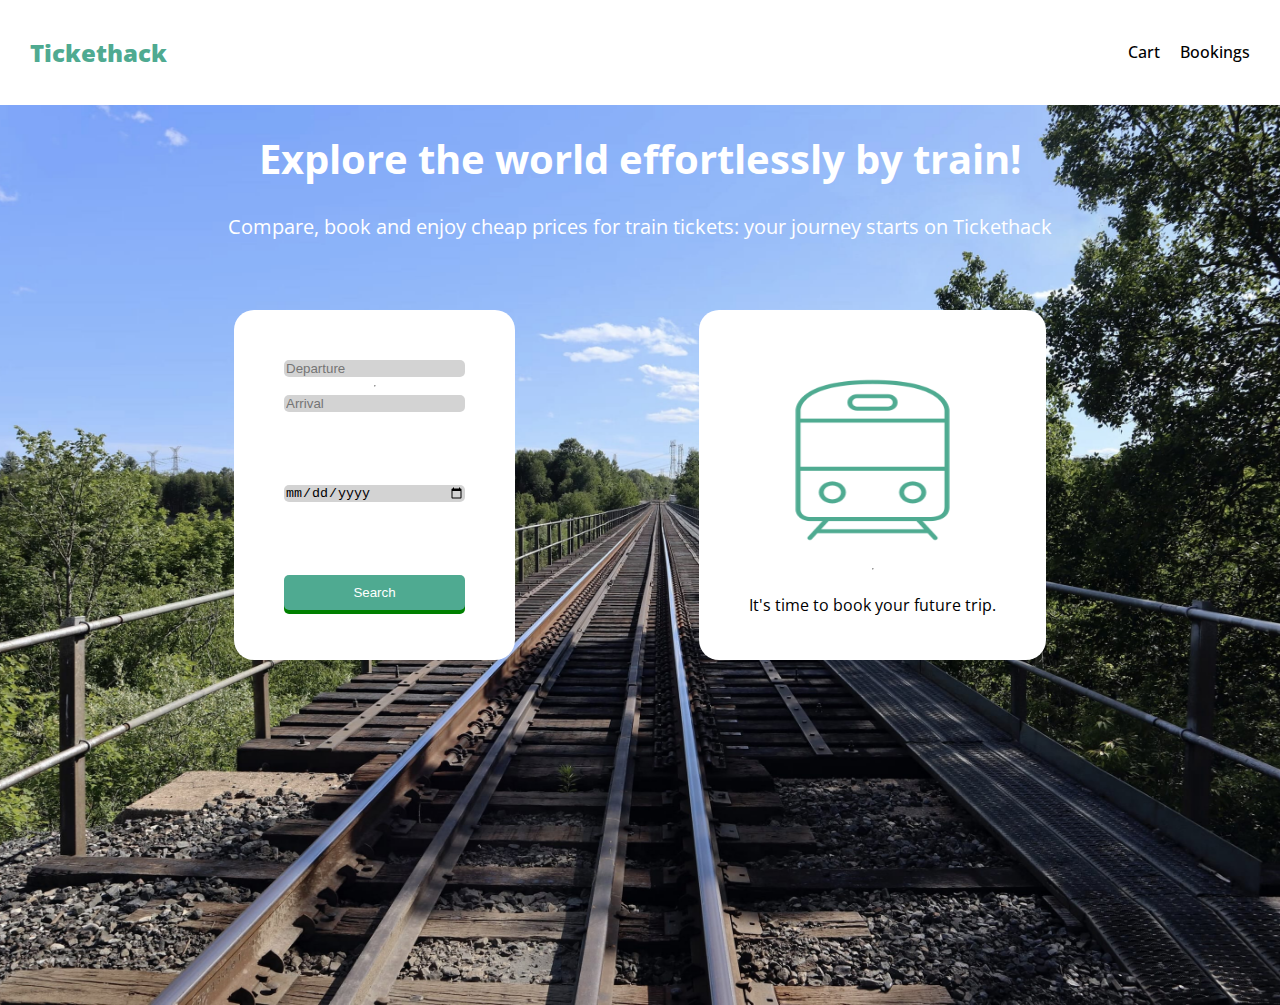
<file: index.html>
<!DOCTYPE html>
<html lang="en">
<head>
    <meta charset="UTF-8">
    <meta name="viewport" content="width=device-width, initial-scale=1.0">
    <link rel="preconnect" href="https://fonts.googleapis.com">
    <link rel="preconnect" href="https://fonts.gstatic.com" crossorigin>
    <link href="https://fonts.googleapis.com/css2?family=Open+Sans:wght@400;500;600;700;800&display=swap" rel="stylesheet">     
    <link rel="stylesheet" href="style.css">
    <title>Tickethack</title>
</head>
<body>
    <div class="container">
        <div class="navbar">
            <div id="logo">
                <a href="#"><h3>Tickethack</h3></a>
            </div>
            <div class="right-navbar">
                <a href="cart.html"><h4>Cart</h4></a>
                <a href="bookings.html"><h4>Bookings</h4></a>
            </div>
        </div>

        <div class="main-container">
            <div class="title">
                <h1>Explore the world effortlessly by train!</h1>
                <p>Compare, book and enjoy cheap prices for train tickets: your journey starts on Tickethack</p>
            </div>

            <div class="cards">
                <div class="card1">
                    <div id="labels">
                        <label for="departure"></label>
                        <input type="text" id="departure" name="departure" placeholder="Departure">
                        <hr>
                        <label for="arrival"></label>
                        <input type="text" id="arrival" name="arrival" placeholder="Arrival">
                    </div>
                    
                    <div id="date">
                        <label for="start"></label>
                        <input type="date" id="start" min="2018-01-01" max="2024-12-31" />     
                    </div>
                    
                    <div id="button">
                        <button type="submit">Search</button>
                    </div>
                </div>

                <div class="card2">
                    <img id="train" src="./images/train.png" alt="" height="200px">
                    <hr>
                    <p>It's time to book your future trip.</p>
                </div>
                
                <!-- <div class="card2">
                    <div id="cityCard">                   
                    <p>paris > lyon 16:23 126€ <button type="submit">Book</button></p>
                    </div>
                </div> -->
            </div>
        </div>

    </div>
    
    <script src="script.js"></script>
</body>
</html>
</file>
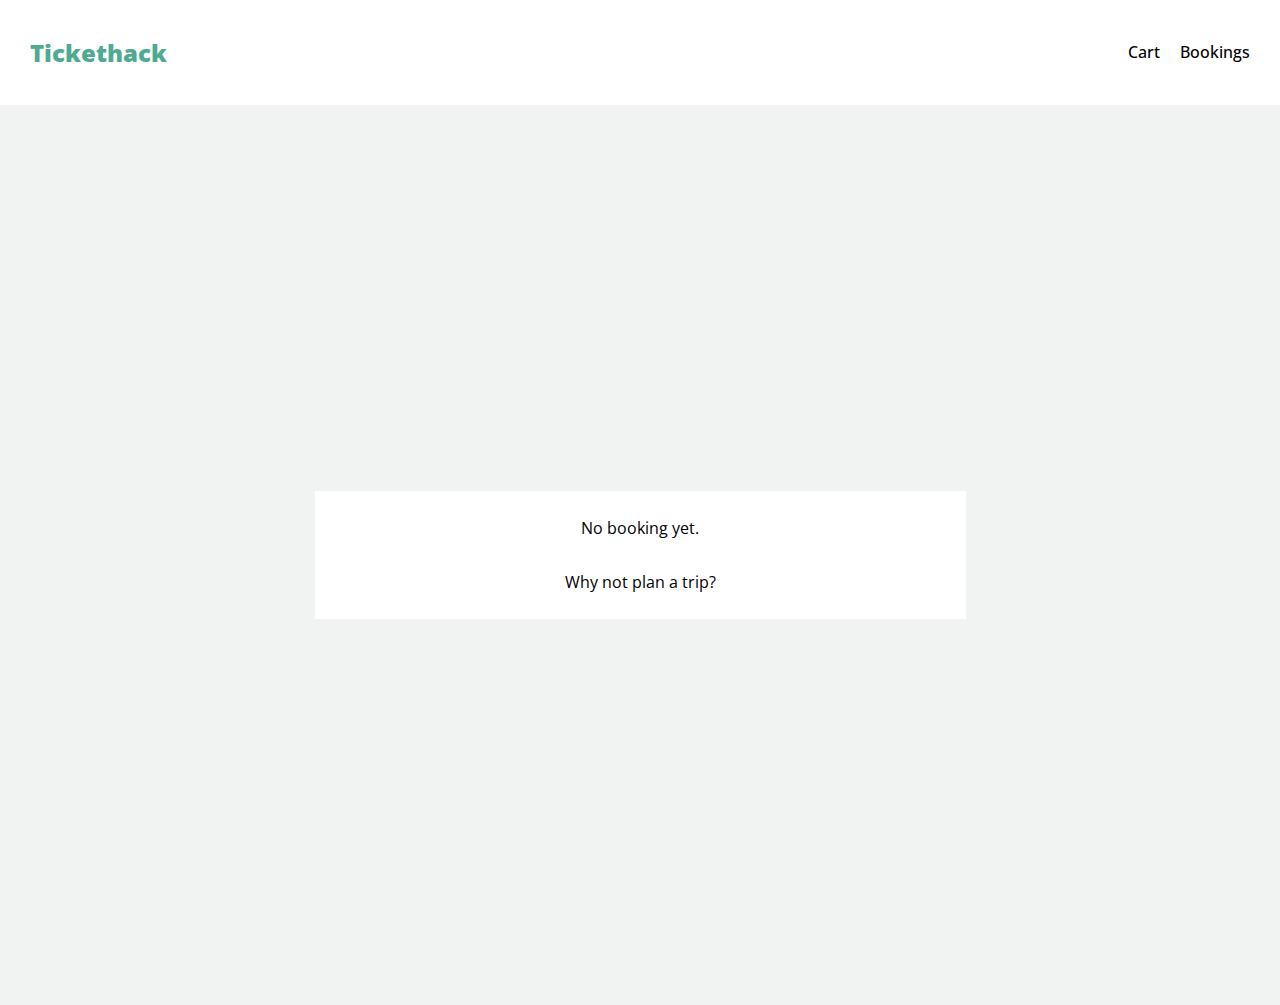
<file: bookings.html>
<!DOCTYPE html>
<html lang="en">
<head>
    <meta charset="UTF-8">
    <meta name="viewport" content="width=device-width, initial-scale=1.0">
    <link rel="preconnect" href="https://fonts.googleapis.com">
    <link rel="preconnect" href="https://fonts.gstatic.com" crossorigin>
    <link href="https://fonts.googleapis.com/css2?family=Open+Sans:wght@400;500;600;700;800&display=swap" rel="stylesheet">   
    <link rel="stylesheet" href="style.css">
    <title>Bookings</title>
</head>
<body>
    <div class="container">
        <div class="navbar">
            <div id="logo">
                <a href="index.html"><h3>Tickethack</h3></a>
            </div>
            <div class="right-navbar">
                <a href="cart.html"><h4>Cart</h4></a>
                <a href="#"><h4>Bookings</h4></a>
            </div>
        </div>

        <div class="background-bookings">
            <div class="tickets">
                <p>No booking yet.</p>
                <p>Why not plan a trip?</p>
            </div>
        </div>


    </div>
    <script src="script.js"></script>
</body>
</html>
</file>
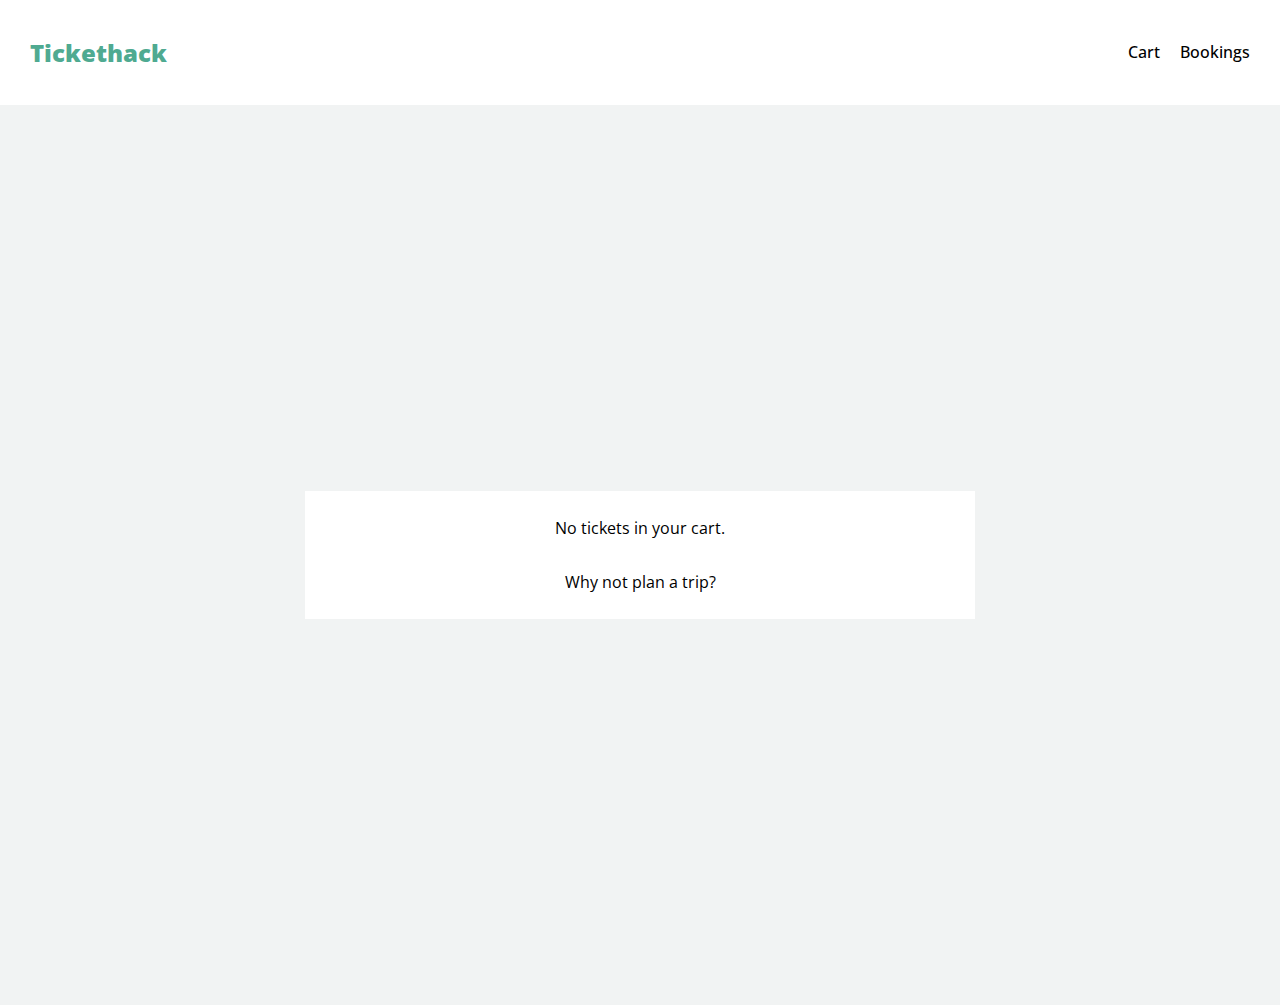
<file: cart.html>
<!DOCTYPE html>
<html lang="en">
<head>
    <meta charset="UTF-8">
    <meta name="viewport" content="width=device-width, initial-scale=1.0">
    <link rel="preconnect" href="https://fonts.googleapis.com">
    <link rel="preconnect" href="https://fonts.gstatic.com" crossorigin>
    <link href="https://fonts.googleapis.com/css2?family=Open+Sans:wght@400;500;600;700;800&display=swap" rel="stylesheet">   
    <link rel="stylesheet" href="style.css">
    <title>Cart</title>
</head>
<body>
    <div class="container">
        <div class="navbar">
            <div id="logo">
                <a href="index.html"><h3>Tickethack</h3></a>
            </div>
            <div class="right-navbar">
                <a href="#"><h4>Cart</h4></a>
                <a href="bookings.html"><h4>Bookings</h4></a>
            </div>
        </div>

        <div class="background-cart">
            <div class="tickets">
                <p>No tickets in your cart.</p>
                <p>Why not plan a trip?</p>
            </div>
        </div>
    </div>
    
    <script src="script.js"></script>
</body>
</html>
</file>
<file: style.css>
body {
    height: 100vh;
    width: 100%;
    margin: 0;
    padding: 0;
    box-sizing: border-box;
    font-family: 'Open Sans', sans-serif;
}

/*index*/
.navbar {
    display: flex;
    align-items: center;
    justify-items: center;
    justify-content: space-between;
}

#logo a {
    color: #4faa91;
    text-decoration: none;
}

#logo h3 {
    font-size: 24px;
    font-weight: 800;
}

#logo {
    font-weight: 500;
    margin-left: 30px;    
}

.right-navbar {
    display: flex;
    margin-right: 10px;
    padding: 10px;
}

.right-navbar a {
    color: black;
    text-decoration: none;
    padding: 10px;
}

h4 {
    font-weight: 500;
}

.main-container {
    background: url("./images/background.jpg") no-repeat;
    background-size: cover;
    background-position: center;
    height: 100vh;
}

h1 {
    color: white;
    font-size: 40px;
}

.title{
    display: flex;
    flex-direction: column;
    justify-content: center;
    align-items: center;
}

.title p {
    color: white;
    font-size: 20px;
    margin-top: 0;
}

.cards {
    display: flex;       
    justify-content: space-evenly;
    padding: 50px;
    height: 350px;
}

.card1 {
    background-color: white;
    display: flex;
    flex-direction: column;
    padding: 50px;
    justify-content: space-between;
    border-radius: 20px;
}

.card2 {
    background-color: white;
    display: flex;
    flex-direction: column;
    padding: 50px;
    justify-content: space-between;
    border-radius: 20px;
}

#cityCard {
    background-color: lightgray;
    border-radius: 10px;
}

#cityCard p {
    margin: 10px;
    font-size: 14px;
}

#labels {
    display: flex;
    flex-direction: column;
}

#departure {
    background-color: lightgray;
    border: none;
    border-radius: 5px;
}

#arrival {
    background-color: lightgray;
    border: none;
    border-radius: 5px;
}

#button {
    display: flex;
    justify-content: center;
    flex-direction: column;    
}

button {
    background-color: #4faa91;
    color: white;
    border: none;
    border-radius: 5px;
    padding: 10px;
    position: relative;
    cursor: pointer;
    box-shadow: 0 4px green;
}

button:active {
    box-shadow: 0 0 green;
    top: 4px;
}

#date {
    display: flex;
    justify-content: center;
    flex-direction: column;
}

#start{
background-color: lightgrey;
border: none;
border-radius: 5px;
}


/*cart*/
.background-cart {
    background-color: #f1f3f3;
    height: 100vh;
    display: flex;
    justify-content: center;
    align-items: center;
}

.tickets {
    background-color: white;
    padding: 10px 250px 10px 250px;
    display: flex;
    flex-direction: column;
    align-items: center;
}

/*bookings*/
.background-bookings {
    background-color: #f1f3f3;
    height: 100vh;
    display: flex;
    justify-content: center;
    align-items: center;
}
</file>
